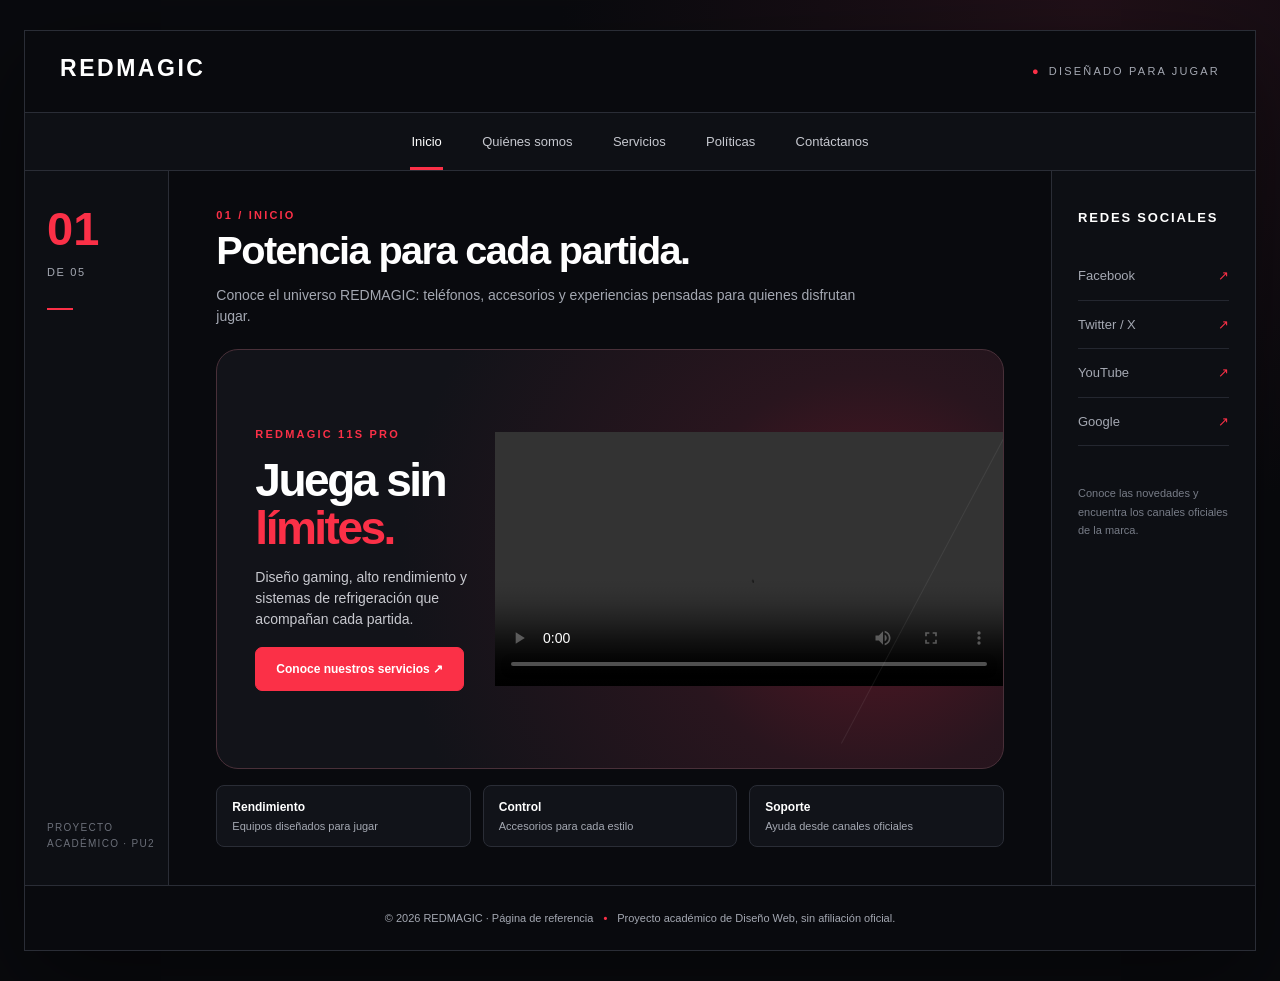
<file: index.html>
<!DOCTYPE html>
<html lang="es">
<head>
  <meta charset="UTF-8">
  <meta name="viewport" content="width=device-width, initial-scale=1.0">
  <meta name="description" content="Proyecto académico sobre REDMAGIC y sus productos gaming.">
  <title>Inicio | REDMAGIC</title>
  <link rel="icon" href="img/redmagic-logo.png" type="image/png">
  <link rel="stylesheet" href="css/estilos.css">
</head>
<body>
  <a class="salto" href="#contenido">Saltar al contenido</a>
  <div class="sitio">
    <header class="cabecera">
      <a class="marca" href="index.html" aria-label="REDMAGIC, ir a Inicio">
    <span><strong>REDMAGIC</strong><small></small></span>
      </a>
      <span class="cabecera-etiqueta"><span>●</span>DISEÑADO PARA JUGAR</span>
    </header>

    <nav class="menu" aria-label="Menú principal">
        <a href="index.html" aria-current="page">Inicio</a>
        <a href="quienes-somos.html">Quiénes somos</a>
        <a href="servicios.html">Servicios</a>
        <a href="politicas.html">Políticas</a>
        <a href="contactanos.html">Contáctanos</a>
    </nav>

    <div class="columnas">
      <aside class="lateral-izquierdo" aria-label="Número de página">
        <div class="numero">01</div>
        <p>de 05<br></p>
        <div class="barra"></div>
        <span class="vertical">PROYECTO ACADÉMICO · PU2</span>
      </aside>

      <main id="contenido" class="contenido">
        <p class="eyebrow">01 / INICIO</p>
        <h1>Potencia para cada partida.</h1>
        <p class="intro">Conoce el universo REDMAGIC: teléfonos, accesorios y experiencias pensadas para quienes disfrutan jugar.</p>
        <section class="hero" aria-label="Teléfono REDMAGIC de referencia">
          <div class="hero-texto">
            <p class="eyebrow">REDMAGIC 11S PRO</p>
            <h2>Juega sin <span class="resaltar">límites.</span></h2>
            <p>Diseño gaming, alto rendimiento y sistemas de refrigeración que acompañan cada partida.</p>
            <a class="boton" href="servicios.html">Conoce nuestros servicios ↗</a>
          </div>
   <video controls width="100%">
    <source src="videoplayback (1).mp4" type="video/mp4">
    Tu navegador no puede reproducir este video.
</video>
        </section>
        <div class="destacados" aria-label="Aspectos destacados">
          <div><strong>Rendimiento</strong><span>Equipos diseñados para jugar</span></div>
          <div><strong>Control</strong><span>Accesorios para cada estilo</span></div>
          <div><strong>Soporte</strong><span>Ayuda desde canales oficiales</span></div>
        </div>
      </main>

      <aside class="lateral-derecho" aria-label="Redes sociales">
        <h2>Redes sociales</h2>
        <a href="https://www.facebook.com/redmagicgaming" target="_blank" rel="noopener noreferrer">Facebook <span>↗</span></a>
        <a href="https://x.com/redmagicgaming" target="_blank" rel="noopener noreferrer">Twitter / X <span>↗</span></a>
        <a href="https://www.youtube.com/channel/UCqX5t6irpHLRUBqf_0hKAvg" target="_blank" rel="noopener noreferrer">YouTube <span>↗</span></a>
        <a href="https://www.google.com/search?q=REDMAGIC+sitio+oficial" target="_blank" rel="noopener noreferrer">Google <span>↗</span></a>
        <p class="social-nota">Conoce las novedades y encuentra los canales oficiales de la marca.</p>
      </aside>
    </div>

    <footer class="pie">
      <span>© 2026 REDMAGIC · Página de referencia</span><b>•</b>
      <span>Proyecto académico de Diseño Web, sin afiliación oficial.</span>
    </footer>
  </div>
  
</body>
</html>
</file>
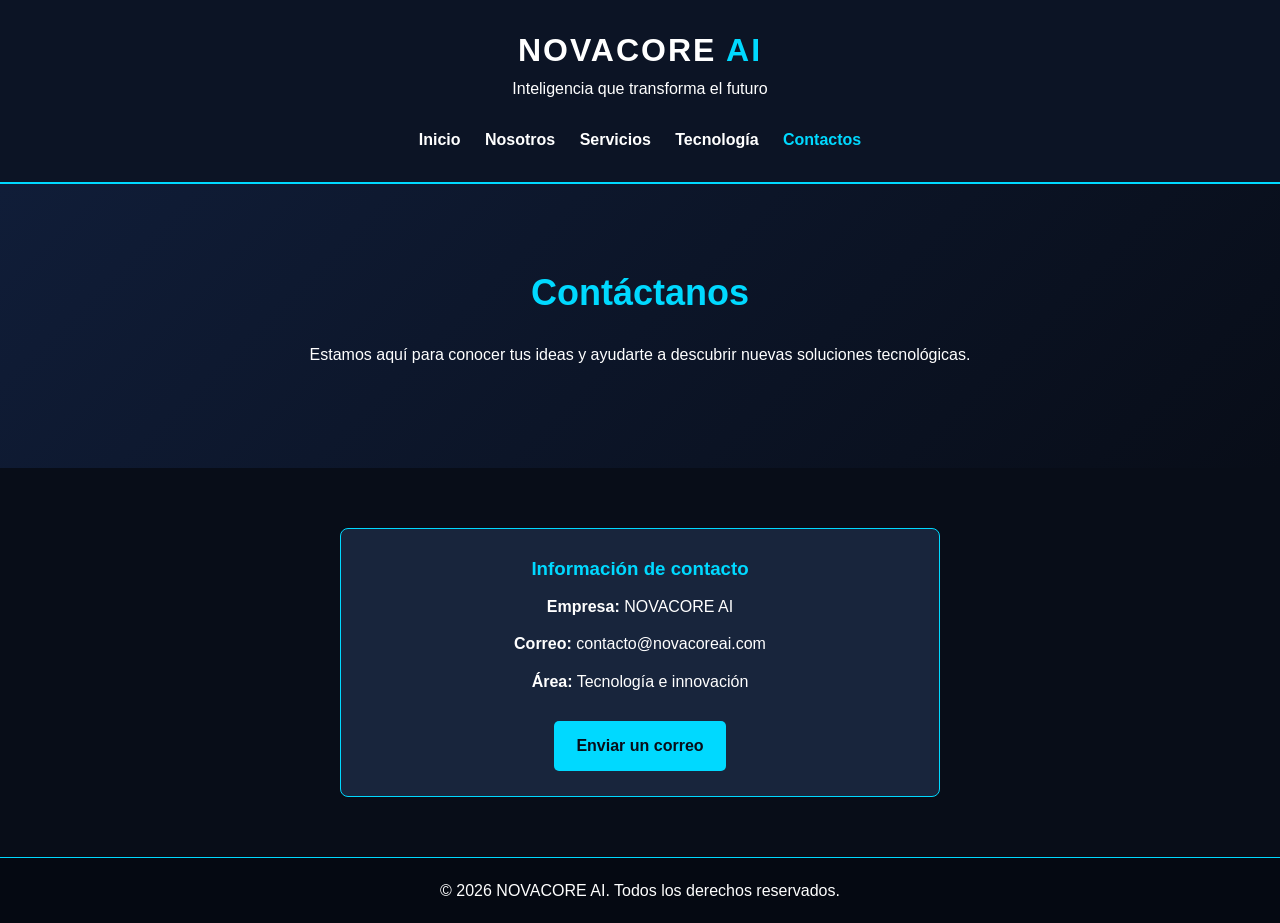
<file: contactos.html>
<!DOCTYPE html>
<html lang="es">
<head>
    <meta charset="UTF-8">
    <meta name="viewport" content="width=device-width, initial-scale=1.0">
    <title>Contactos | NOVACORE AI</title>
    <meta name="description" content="Contacta con NOVACORE AI para conocer nuestras soluciones tecnológicas.">
    <link rel="stylesheet" href="estilos.css">
</head>
<body>

<header>
    <div class="contenedor">
        <h1>NOVACORE <span>AI</span></h1>
        <p>Inteligencia que transforma el futuro</p>
        <nav>
            <a href="index.html">Inicio</a>
            <a href="nosotros.html">Nosotros</a>
            <a href="servicios.html">Servicios</a>
            <a href="tecnologia.html">Tecnología</a>
            <a href="contactos.html" class="activo">Contactos</a>
        </nav>
    </div>
</header>

<main>
    <section class="principal">
        <div class="contenedor">
            <h2>Contáctanos</h2>
            <p>
                Estamos aquí para conocer tus ideas y ayudarte
                a descubrir nuevas soluciones tecnológicas.
            </p>
        </div>
    </section>

    <section class="seccion">
        <div class="contenedor">
            <div class="tarjeta contacto">
                <h3>Información de contacto</h3>
                <p><strong>Empresa:</strong> NOVACORE AI</p>
                <p><strong>Correo:</strong> contacto@novacoreai.com</p>
                <p><strong>Área:</strong> Tecnología e innovación</p>

                <a
                    class="boton"
                    href="mailto:contacto@novacoreai.com">
                    Enviar un correo
                </a>
            </div>
        </div>
    </section>
</main>

<footer>
    <p>&copy; 2026 NOVACORE AI. Todos los derechos reservados.</p>
</footer>

</body>
</html>
</file>
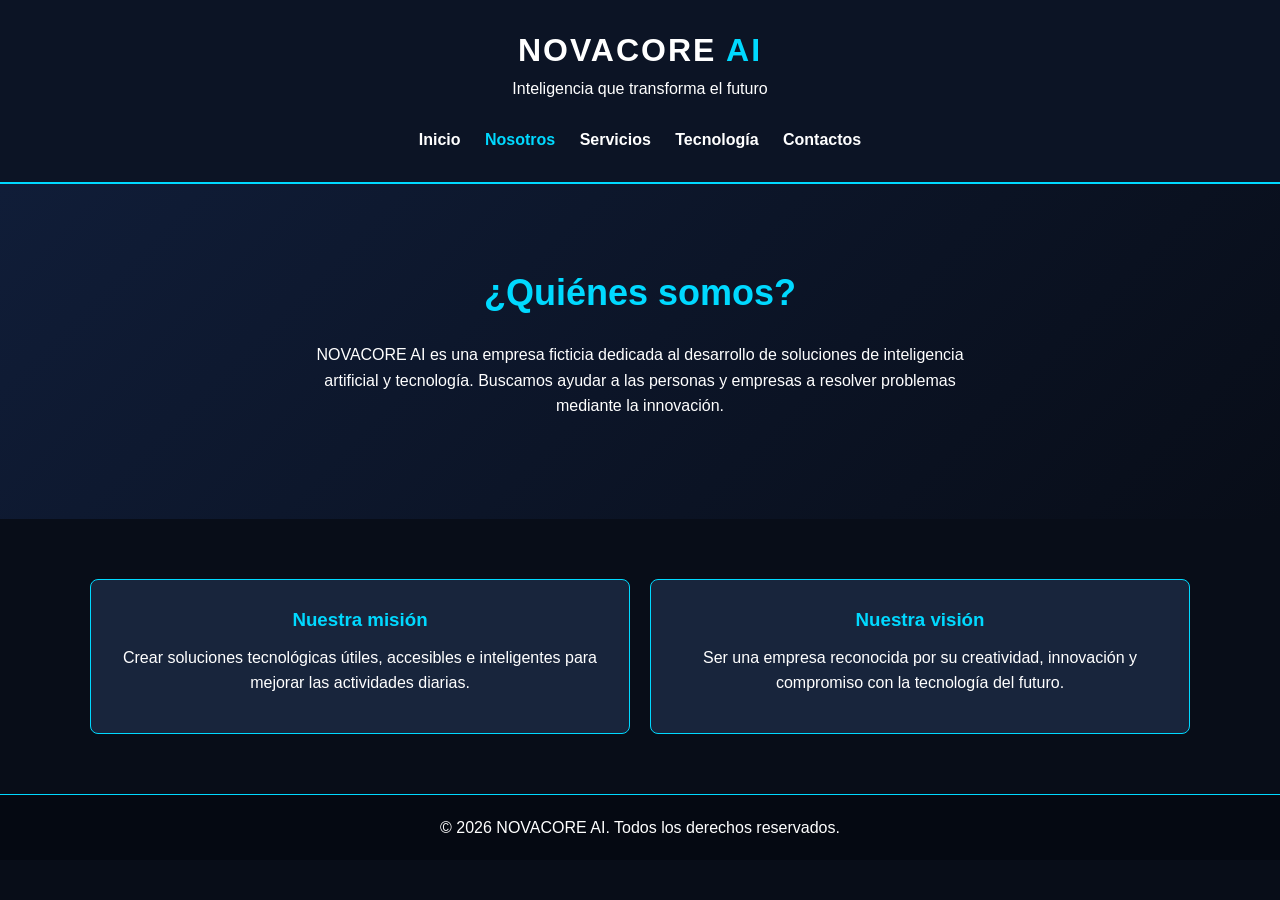
<file: nosotros.html>
<!DOCTYPE html>
<html lang="es">
<head>
    <meta charset="UTF-8">
    <meta name="viewport" content="width=device-width, initial-scale=1.0">
    <title>Nosotros | NOVACORE AI</title>
    <meta name="description" content="Conoce la misión y visión de NOVACORE AI.">
    <link rel="stylesheet" href="estilos.css">
</head>
<body>

<header>
    <div class="contenedor">
        <h1>NOVACORE <span>AI</span></h1>
        <p>Inteligencia que transforma el futuro</p>
        <nav>
            <a href="index.html">Inicio</a>
            <a href="nosotros.html" class="activo">Nosotros</a>
            <a href="servicios.html">Servicios</a>
            <a href="tecnologia.html">Tecnología</a>
            <a href="contactos.html">Contactos</a>
        </nav>
    </div>
</header>

<main>
    <section class="principal">
        <div class="contenedor">
            <h2>¿Quiénes somos?</h2>
            <p>
                NOVACORE AI es una empresa ficticia dedicada al desarrollo
                de soluciones de inteligencia artificial y tecnología.
                Buscamos ayudar a las personas y empresas a resolver
                problemas mediante la innovación.
            </p>
        </div>
    </section>

    <section class="seccion">
        <div class="contenedor tarjetas">
            <article class="tarjeta">
                <h3>Nuestra misión</h3>
                <p>
                    Crear soluciones tecnológicas útiles, accesibles
                    e inteligentes para mejorar las actividades diarias.
                </p>
            </article>

            <article class="tarjeta">
                <h3>Nuestra visión</h3>
                <p>
                    Ser una empresa reconocida por su creatividad,
                    innovación y compromiso con la tecnología del futuro.
                </p>
            </article>
        </div>
    </section>
</main>

<footer>
    <p>&copy; 2026 NOVACORE AI. Todos los derechos reservados.</p>
</footer>

</body>
</html>
</file>
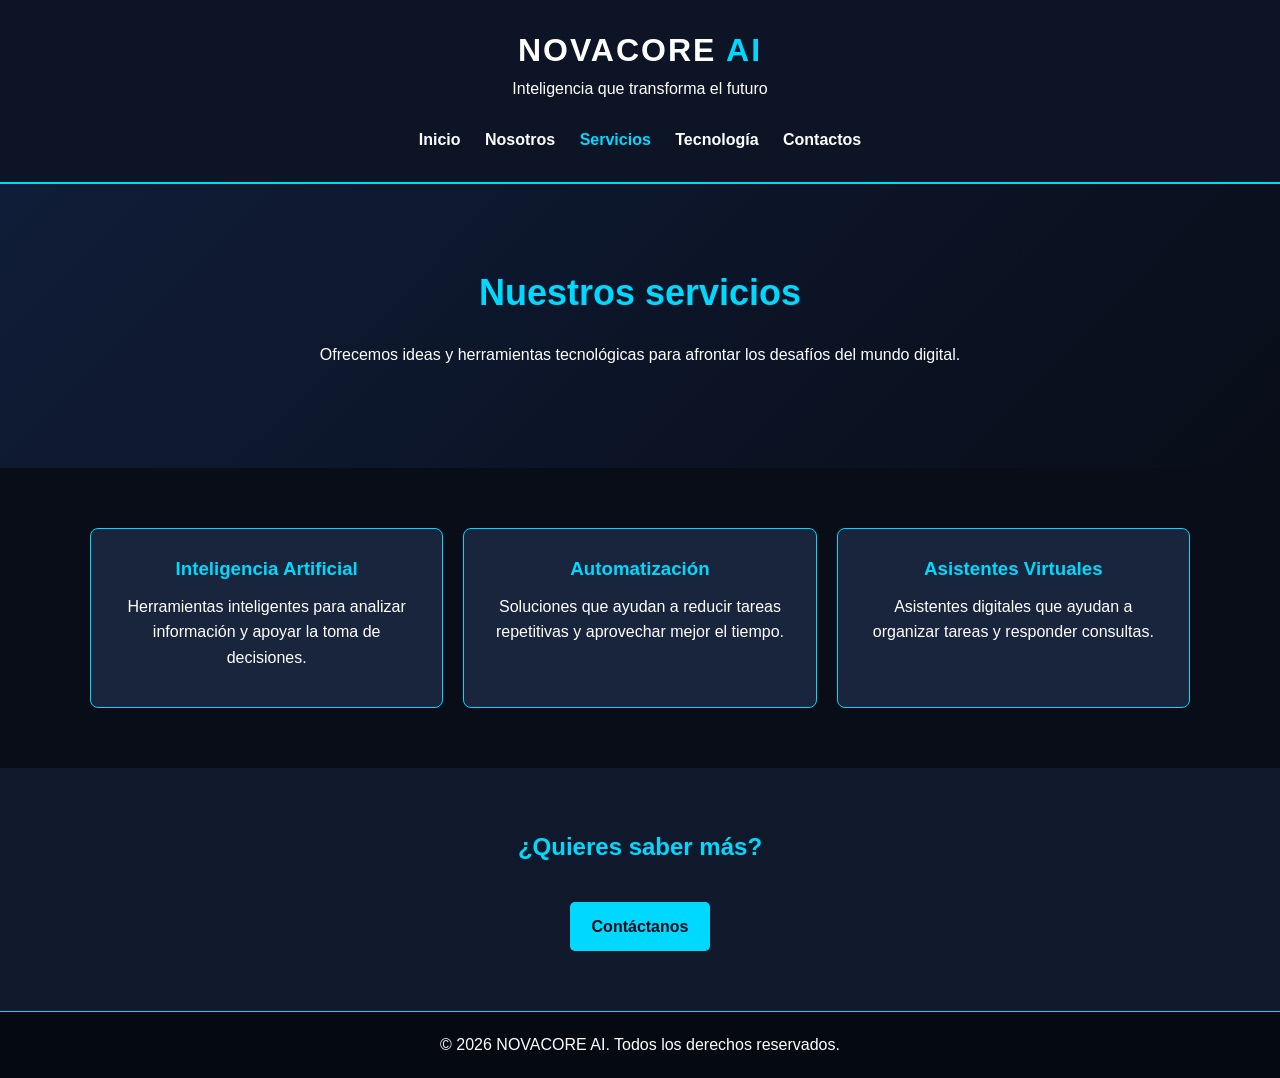
<file: servisos.html>
<!DOCTYPE html>
<html lang="es">
<head>
    <meta charset="UTF-8">
    <meta name="viewport" content="width=device-width, initial-scale=1.0">
    <title>Servicios | NOVACORE AI</title>
    <meta name="description" content="Descubre los servicios tecnológicos de NOVACORE AI.">
    <link rel="stylesheet" href="estilos.css">
</head>
<body>

<header>
    <div class="contenedor">
        <h1>NOVACORE <span>AI</span></h1>
        <p>Inteligencia que transforma el futuro</p>
        <nav>
            <a href="index.html">Inicio</a>
            <a href="nosotros.html">Nosotros</a>
            <a href="servicios.html" class="activo">Servicios</a>
            <a href="tecnologia.html">Tecnología</a>
            <a href="contactos.html">Contactos</a>
        </nav>
    </div>
</header>

<main>
    <section class="principal">
        <div class="contenedor">
            <h2>Nuestros servicios</h2>
            <p>
                Ofrecemos ideas y herramientas tecnológicas
                para afrontar los desafíos del mundo digital.
            </p>
        </div>
    </section>

    <section class="seccion">
        <div class="contenedor tarjetas">
            <article class="tarjeta">
                <h3>Inteligencia Artificial</h3>
                <p>
                    Herramientas inteligentes para analizar información
                    y apoyar la toma de decisiones.
                </p>
            </article>

            <article class="tarjeta">
                <h3>Automatización</h3>
                <p>
                    Soluciones que ayudan a reducir tareas repetitivas
                    y aprovechar mejor el tiempo.
                </p>
            </article>

            <article class="tarjeta">
                <h3>Asistentes Virtuales</h3>
                <p>
                    Asistentes digitales que ayudan a organizar tareas
                    y responder consultas.
                </p>
            </article>
        </div>
    </section>

    <section class="seccion oscuro">
        <div class="contenedor">
            <h2>¿Quieres saber más?</h2>
            <a href="contactos.html" class="boton">Contáctanos</a>
        </div>
    </section>
</main>

<footer>
    <p>&copy; 2026 NOVACORE AI. Todos los derechos reservados.</p>
</footer>

</body>
</html>
</file>
<file: css/estilos.css>
:root {
  --fondo: #090a0e;
  --panel: #111319;
  --panel-claro: #181b23;
  --linea: #2a2d36;
  --texto: #f5f5f7;
  --suave: #a4a8b2;
  --rojo: #fb3047;
}

* { box-sizing: border-box; }

html { scroll-behavior: smooth; }

body {
  margin: 0;
  font-family: Arial, Helvetica, sans-serif;
  background: radial-gradient(circle at 85% 0%, #211018 0, var(--fondo) 36%);
  color: var(--texto);
  line-height: 1.5;
}

a { color: inherit; }
img { max-width: 100%; }

.salto {
  position: absolute;
  left: -9999px;
  top: 10px;
  z-index: 10;
}

.salto:focus { left: 10px; background: #fff; color: #111; padding: 10px; }

.sitio {
  width: min(1380px, calc(100% - 48px));
  margin: 30px auto;
  border: 1px solid var(--linea);
  background: var(--fondo);
  box-shadow: 0 30px 90px #0007;
}

.cabecera {
  min-height: 82px;
  padding: 15px 35px;
  display: flex;
  align-items: center;
  justify-content: space-between;
  gap: 20px;
  border-bottom: 1px solid var(--linea);
}

.marca { display: flex; align-items: center; gap: 14px; text-decoration: none; }
.marca img { width: 49px; height: 49px; object-fit: contain; }
.marca strong { display: block; font-size: 23px; letter-spacing: .11em; line-height: 1; }
.marca small { display: block; margin-top: 6px; color: var(--suave); font-size: 10px; letter-spacing: .22em; }
.cabecera-etiqueta { font-size: 11px; letter-spacing: .20em; color: var(--suave); text-transform: uppercase; }
.cabecera-etiqueta span { color: var(--rojo); padding-right: 8px; }

.menu {
  min-height: 57px;
  padding: 0 20px;
  display: flex;
  align-items: center;
  justify-content: center;
  gap: clamp(12px, 3vw, 44px);
  border-bottom: 1px solid var(--linea);
  background: #0e1015;
}

.menu a {
  padding: 19px 1px 15px;
  border-bottom: 3px solid transparent;
  color: #c6c8cf;
  text-decoration: none;
  font-size: 13px;
  white-space: nowrap;
}

.menu a:hover, .menu a[aria-current="page"] { color: #fff; border-color: var(--rojo); }

.columnas {
  display: grid;
  grid-template-columns: 144px minmax(0, 1fr) 204px;
  min-height: 626px;
}

.lateral-izquierdo {
  position: relative;
  padding: 34px 22px;
  border-right: 1px solid var(--linea);
  background: #0d0f14;
}

.numero { color: var(--rojo); font-size: 47px; font-weight: bold; line-height: 1; }
.lateral-izquierdo p { margin: 12px 0; color: var(--suave); font-size: 11px; letter-spacing: .15em; text-transform: uppercase; }
.barra { width: 26px; height: 2px; margin-top: 28px; background: var(--rojo); }
.vertical {
  position: absolute;
  left: 22px;
  bottom: 33px;
  color: #6b6f79;
  font-size: 10px;
  line-height: 1.6;
  letter-spacing: .13em;
}

.contenido { min-width: 0; padding: 36px clamp(25px, 3.7vw, 54px) 38px; }
.contenido h1 { margin: 6px 0 12px; font-size: clamp(30px, 3.1vw, 45px); line-height: 1.1; letter-spacing: -.04em; }
.contenido h2 { margin: 0 0 11px; line-height: 1.2; }
.eyebrow { margin: 0; color: var(--rojo); font-weight: bold; font-size: 11px; letter-spacing: .20em; text-transform: uppercase; }
.intro { margin: 0; max-width: 650px; color: var(--suave); font-size: 14px; }
.resaltar { color: var(--rojo); }

.lateral-derecho {
  padding: 37px 26px;
  border-left: 1px solid var(--linea);
  background: #0d0f14;
}

.lateral-derecho h2 { margin: 0 0 25px; font-size: 13px; letter-spacing: .14em; text-transform: uppercase; }
.lateral-derecho a {
  display: flex;
  justify-content: space-between;
  padding: 14px 0;
  border-bottom: 1px solid #242730;
  color: var(--suave);
  text-decoration: none;
  font-size: 13px;
}
.lateral-derecho a:hover { color: var(--rojo); }
.lateral-derecho a span { color: var(--rojo); }
.social-nota { margin-top: 38px; font-size: 11px; line-height: 1.7; color: #777c87; }

.pie {
  min-height: 65px;
  display: flex;
  justify-content: center;
  align-items: center;
  gap: 10px;
  padding: 18px 25px;
  border-top: 1px solid var(--linea);
  text-align: center;
  font-size: 11px;
  color: var(--suave);
}
.pie b { color: var(--rojo); }

/* Inicio: el producto es la imagen principal del prototipo. */
.hero {
  position: relative;
  display: flex;
  align-items: center;
  min-height: 420px;
  margin-top: 22px;
  overflow: hidden;
  border: 1px solid #493039;
  border-radius: 22px;
  background: radial-gradient(circle at 83% 54%, #5a1725 0, #29151e 29%, #121319 68%);
}
.hero::after { content: ""; position: absolute; top: 0; bottom: 0; right: 8%; width: 1px; transform: rotate(28deg); background: #ffffff12; }
.hero-texto { position: relative; z-index: 1; width: 52%; padding: 36px 0 36px 38px; }
.hero h2 { max-width: 400px; margin: 15px 0; font-size: clamp(34px, 3.6vw, 53px); letter-spacing: -.055em; line-height: 1.03; }
.hero p:not(.eyebrow) { max-width: 300px; color: #c8c9cf; font-size: 14px; }
.hero img { position: absolute; z-index: 1; right: -6%; bottom: -5%; width: 58%; height: 105%; object-fit: contain; filter: drop-shadow(0 20px 30px #000a); }
.boton {
  display: inline-block;
  margin-top: 17px;
  padding: 12px 20px;
  border: 1px solid var(--rojo);
  border-radius: 7px;
  background: var(--rojo);
  color: #fff;
  font-size: 12px;
  font-weight: bold;
  text-decoration: none;
  cursor: pointer;
}
.boton:hover { background: #d91f37; }
.destacados { display: grid; grid-template-columns: repeat(3, 1fr); gap: 12px; margin-top: 16px; }
.destacados div { padding: 12px 15px; border: 1px solid var(--linea); border-radius: 8px; background: var(--panel); }
.destacados strong { display: block; color: #fff; font-size: 12px; }
.destacados span { display: block; margin-top: 2px; color: var(--suave); font-size: 11px; }

/* Quiénes somos. */
.historia {
  display: grid;
  grid-template-columns: 1.2fr .8fr;
  align-items: center;
  gap: 20px;
  margin-top: 24px;
  padding: 23px 28px;
  border: 1px solid var(--linea);
  border-radius: 14px;
  background: linear-gradient(115deg, #19171c, #12151c);
}
.historia h2 { font-size: 20px; }
.historia p { margin: 0; color: #c4c5cc; font-size: 13px; line-height: 1.75; }
.historia img { max-height: 230px; width: 100%; object-fit: contain; }
.bloques-dos { display: grid; grid-template-columns: repeat(2, 1fr); gap: 15px; margin-top: 16px; }
.bloque { padding: 22px; border: 1px solid var(--linea); border-radius: 12px; background: var(--panel); }
.bloque small { color: var(--rojo); font-weight: bold; letter-spacing: .13em; }
.bloque h2 { margin: 7px 0; font-size: 19px; }
.bloque p { margin: 0; color: var(--suave); font-size: 13px; line-height: 1.65; }

/* Servicios: tres imágenes y tres descripciones. */
.tarjetas { display: grid; grid-template-columns: repeat(3, minmax(0, 1fr)); gap: 15px; margin-top: 28px; }
.tarjeta { min-width: 0; padding: 15px; border: 1px solid var(--linea); border-radius: 13px; background: var(--panel); }
.tarjeta-imagen { display: grid; place-items: center; height: 182px; border-radius: 9px; background: radial-gradient(circle at 50% 55%, #36202a, #1b1d24 70%); }
.tarjeta img { width: 100%; height: 168px; object-fit: contain; }
.tarjeta small { display: block; margin-top: 17px; color: var(--rojo); font-size: 10px; font-weight: bold; letter-spacing: .14em; }
.tarjeta h2 { margin: 7px 0; font-size: 17px; }
.tarjeta p { min-height: 62px; margin: 0; color: var(--suave); font-size: 12px; line-height: 1.6; }
.tarjeta a { display: inline-block; margin-top: 15px; color: #fff; font-size: 12px; font-weight: bold; text-decoration-color: var(--rojo); text-underline-offset: 5px; }
.nota { margin: 24px 0 0; color: var(--suave); font-size: 12px; }

/* Políticas: tres cláusulas numeradas, como en el prototipo. */
.politicas { margin-top: 25px; }
.politica { display: flex; gap: 19px; padding: 17px 0; border-top: 1px solid var(--linea); }
.politica:last-child { border-bottom: 1px solid var(--linea); }
.politica-numero { flex: none; color: var(--rojo); font-size: 21px; font-weight: bold; }
.politica h2 { margin: 0 0 6px; font-size: 16px; }
.politica p { margin: 0 0 6px; color: var(--suave); font-size: 12px; line-height: 1.6; }
.politica a { color: #e8e9ed; font-size: 12px; text-underline-offset: 4px; }
.aviso { margin: 18px 0 0; padding: 11px 14px; border-left: 3px solid var(--rojo); background: #21161b; color: #dbced1; font-size: 11px; }

/* Contacto: datos a la izquierda y formulario a la derecha. */
.contacto-grid { display: grid; grid-template-columns: minmax(0, .9fr) minmax(0, 1.1fr); gap: 25px; margin-top: 27px; }
.dato { display: flex; gap: 13px; padding: 14px 0; border-bottom: 1px solid var(--linea); }
.dato-icono { flex: none; display: grid; place-items: center; width: 30px; height: 30px; border: 1px solid #75414b; border-radius: 7px; color: var(--rojo); font-size: 14px; }
.dato strong { display: block; font-size: 12px; }
.dato a, .dato span { display: block; margin-top: 4px; color: var(--suave); font-size: 12px; overflow-wrap: anywhere; }
.dato a:hover { color: #fff; }
.formulario { min-width: 0; }
.formulario .fila-campos { display: flex; gap: 10px; }
.formulario label { display: block; min-width: 0; margin-bottom: 10px; }
.formulario .fila-campos label { flex: 1; }
.formulario span { display: block; margin-bottom: 5px; color: #d8d9df; font-size: 11px; }
.formulario input, .formulario textarea {
  width: 100%; padding: 11px 12px; border: 1px solid #454953; border-radius: 6px;
  background: #15171f; color: #fff; font: inherit; font-size: 12px;
}
.formulario input:focus, .formulario textarea:focus { outline: 2px solid var(--rojo); outline-offset: 1px; }
.formulario textarea { min-height: 105px; resize: vertical; }
.formulario button { display: block; width: fit-content; min-height: 42px; margin-top: 8px; padding: 10px 20px; line-height: 20px; }
.formulario .aclaracion { margin: 9px 0 0; color: var(--suave); font-size: 11px; line-height: 1.5; }

@media (max-width: 900px) {
  .columnas { grid-template-columns: 105px minmax(0, 1fr) 160px; }
  .contenido { padding: 28px 22px; }
  .lateral-derecho { padding: 30px 15px; }
  .lateral-izquierdo { padding: 30px 15px; }
  .hero-texto { padding-left: 22px; }
  .tarjetas { gap: 9px; }
  .tarjeta { padding: 10px; }
}

@media (max-width: 700px) {
  .sitio { width: calc(100% - 20px); margin: 10px auto; }
  .cabecera { padding: 12px 18px; }
  .marca strong { font-size: 19px; }
  .cabecera-etiqueta { display: none; }
  .menu { justify-content: flex-start; gap: 23px; overflow-x: auto; padding: 0 18px; }
  .columnas { display: block; }
  .lateral-izquierdo { display: none; }
  .contenido { padding: 28px 18px; }
  .lateral-derecho { border-top: 1px solid var(--linea); border-left: 0; padding: 23px 18px; }
  .lateral-derecho h2 { margin-bottom: 8px; }
  .lateral-derecho a { display: inline-flex; gap: 5px; margin-right: 17px; }
  .social-nota { display: none; }
  .hero { min-height: 480px; align-items: flex-start; }
  .hero-texto { width: 100%; padding: 25px; }
  .hero h2 { max-width: 300px; font-size: 38px; }
  .hero p:not(.eyebrow) { max-width: 260px; }
  .hero img { width: 72%; height: 63%; right: -8%; bottom: -6%; }
  .destacados { grid-template-columns: 1fr; }
  .historia, .bloques-dos, .tarjetas, .contacto-grid { grid-template-columns: 1fr; }
  .formulario .fila-campos { flex-direction: column; gap: 0; }
  .historia img { max-height: 160px; }
  .tarjeta-imagen { height: 210px; }
  .tarjeta img { height: 195px; }
  .tarjeta p { min-height: 0; }
  .pie { flex-wrap: wrap; }
}
/* VIDEO PRINCIPAL REDMAGIC */
.hero-video {
    width: 55%;
    display: flex;
    align-items: center;
    justify-content: center;
}

.hero-video video {
    width: 100%;
    height: auto;
    max-height: 320px;
    object-fit: contain;
    border-radius: 10px;
}
* {
    margin: 0;
    padding: 0;
    box-sizing: border-box;
}

body {
    background-color: #121212;
    color: white;
    font-family: Arial, sans-serif;
}

.video-seccion {
    width: 90%;
    max-width: 900px;
    margin: 40px auto;
    text-align: center;
}

.video-seccion h2 {
    margin-bottom: 20px;
    font-size: 28px;
    color: #ffffff;
}

.video-contenedor {
    position: relative;
    width: 100%;
    aspect-ratio: 16 / 9;
    overflow: hidden;
    border-radius: 12px;
}

.video-contenedor iframe {
    width: 100%;
    height: 100%;
    border: none;
    display: block;
}
</file>
<file: estilos.css>
/* CONFIGURACION GENERAL */
* {
    margin: 0;
    padding: 0;
    box-sizing: border-box;
    scroll-behavior: smooth;
}

body {
    font-family: Arial, sans-serif;
    background-color: #080d18;
    color: white;
    line-height: 1.6;
}

.contenedor {
    width: 90%;
    max-width: 1100px;
    margin: auto;
}

/* ENCABEZADO */
header {
    background-color: #0c1425;
    padding: 25px 0;
    text-align: center;
    border-bottom: 2px solid #00d9ff;
}

header h1 {
    font-size: 32px;
    letter-spacing: 2px;
}

header span {
    color: #00d9ff;
}

nav {
    margin-top: 20px;
}

nav a {
    display: inline-block;
    color: white;
    text-decoration: none;
    margin: 5px 10px;
    font-weight: bold;
    transition: color 0.3s;
}

nav a:hover,
nav a.activo {
    color: #00d9ff;
}

/* PORTADA */
.principal {
    padding: 80px 0;
    text-align: center;
    background: linear-gradient(135deg, #101d38, #080d18);
    animation: aparecer 1s ease;
}

.principal h2 {
    font-size: 36px;
    color: #00d9ff;
    margin-bottom: 20px;
}

.principal p {
    max-width: 700px;
    margin: 0 auto 20px;
}

.imagen-principal {
    display: block;
    width: 100%;
    max-width: 500px;
    height: auto;
    margin: 25px auto;
    border-radius: 12px;
    border: 2px solid #00d9ff;
}

/* BOTONES */
.boton {
    display: inline-block;
    background-color: #00d9ff;
    color: #080d18;
    padding: 12px 22px;
    margin-top: 15px;
    border-radius: 5px;
    text-decoration: none;
    font-weight: bold;
    transition: 0.3s;
}

.boton:hover {
    background-color: white;
    transform: scale(1.05);
}

/* SECCIONES */
.seccion {
    padding: 60px 0;
    text-align: center;
}

.seccion h2 {
    color: #00d9ff;
    margin-bottom: 20px;
}

.seccion h3 {
    margin: 20px 0 10px;
}

.seccion p {
    margin-bottom: 12px;
}

.oscuro {
    background-color: #10192b;
}

/* TARJETAS */
.tarjetas {
    display: flex;
    flex-wrap: wrap;
    gap: 20px;
}

.tarjeta {
    flex: 1;
    min-width: 220px;
    padding: 25px;
    background-color: #18253c;
    border: 1px solid #00d9ff;
    border-radius: 8px;
    transition: transform 0.3s;
}

.tarjeta:hover {
    transform: translateY(-6px);
}

.tarjeta h3 {
    color: #00d9ff;
    margin-top: 0;
}

/* CONTACTOS */
.contacto {
    max-width: 600px;
    margin: auto;
}

/* VIDEO DE YOUTUBE */
.video {
    width: 100%;
    max-width: 700px;
    aspect-ratio: 16 / 9;
    margin: 25px auto;
}

.video iframe {
    width: 100%;
    height: 100%;
    border: none;
    border-radius: 8px;
}

/* AUDIO Y VIDEO LOCAL */
.multimedia {
    display: block;
    width: 100%;
    max-width: 600px;
    margin: 20px auto;
}

/* PIE DE PAGINA */
footer {
    background-color: #050912;
    text-align: center;
    padding: 20px;
    border-top: 1px solid #00d9ff;
}

/* ANIMACION */
@keyframes aparecer {
    from {
        opacity: 0;
        transform: translateY(20px);
    }

    to {
        opacity: 1;
        transform: translateY(0);
    }
}

/* MEDIA QUERY 1: TABLETS */
@media (max-width: 768px) {
    .tarjetas {
        flex-direction: column;
    }

    .principal h2 {
        font-size: 30px;
    }

    nav a {
        margin: 5px;
    }
}

/* MEDIA QUERY 2: CELULARES */
@media (max-width: 480px) {
    header h1 {
        font-size: 25px;
    }

    .principal {
        padding: 50px 0;
    }

    .principal h2 {
        font-size: 25px;
    }

    .seccion {
        padding: 40px 0;
    }

    nav a {
        font-size: 14px;
        margin: 4px;
    }
}
</file>
